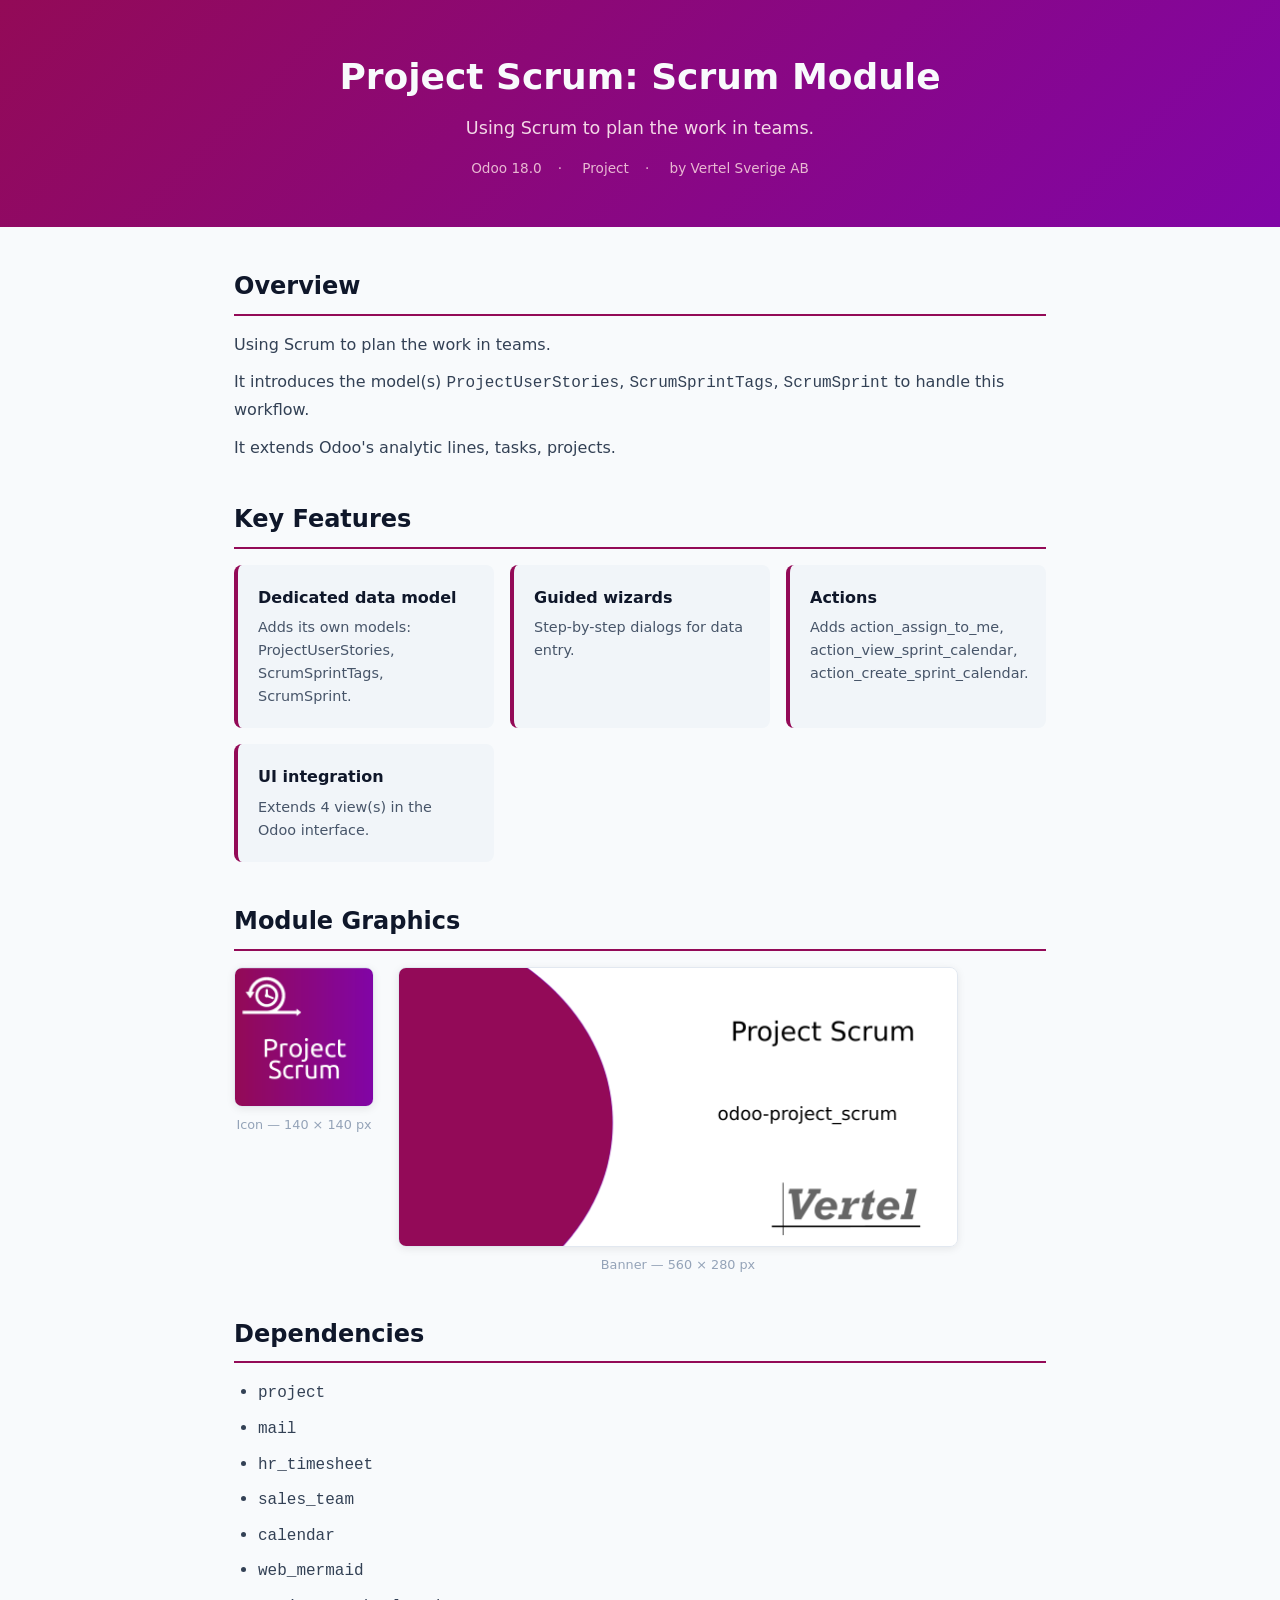
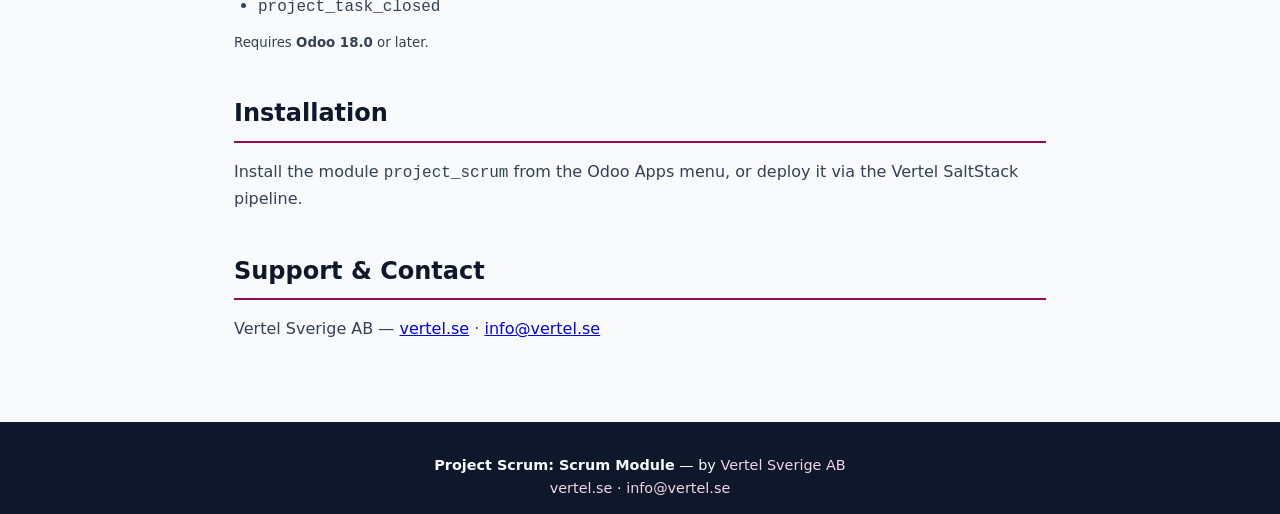
<file: project_scrum/static/description/index.html>
<!DOCTYPE html>
<html lang="en">
<head>
  <meta charset="UTF-8">
  <meta name="viewport" content="width=device-width, initial-scale=1.0">
  <title>Project Scrum: Scrum Module &mdash; Vertel for Odoo</title>
  <style>
    :root { --navy:#0F172A; --darkBg:#1E293B; --white:#F8FAFC; --gray:#94A3B8;
             --lightGray:#E2E8F0; --brand:#930a57; --brand2:#8105a7; }
    * { margin:0; padding:0; box-sizing:border-box; }
    body { font-family:Inter,system-ui,-apple-system,sans-serif; color:var(--darkBg);
            background:var(--white); line-height:1.6; }
    .hero { background:linear-gradient(135deg,var(--brand),var(--brand2)); color:var(--white);
             padding:48px 32px; text-align:center; }
    .hero h1 { font-size:2.25rem; font-weight:800; margin-bottom:8px; }
    .hero .subtitle { font-size:1.1rem; color:#f3d7e6; }
    .hero .meta { margin-top:16px; font-size:0.85rem; color:#e8b8d2; }
    .hero .meta span { margin:0 8px; }
    .container { max-width:860px; margin:0 auto; padding:40px 24px; }
    section { margin-bottom:40px; }
    section h2 { font-size:1.5rem; font-weight:700; color:var(--navy);
                  margin-bottom:16px; padding-bottom:8px; border-bottom:2px solid var(--brand); }
    section p, section li { font-size:1rem; color:#334155; }
    section p { margin-bottom:12px; }
    section ul { padding-left:24px; }
    section li { margin-bottom:8px; }
    .feature-grid { display:grid; grid-template-columns:repeat(auto-fit,minmax(240px,1fr));
                     gap:16px; margin-top:16px; }
    .feature-card { background:#F1F5F9; border-radius:8px; padding:20px;
                     border-left:4px solid var(--brand); }
    .feature-card h4 { font-size:1rem; font-weight:600; color:var(--navy); margin-bottom:6px; }
    .feature-card p { font-size:0.9rem; color:#475569; margin:0; }
    .screenshots { display:flex; flex-wrap:wrap; gap:24px; align-items:flex-start; }
    .screenshots figure { margin:0; text-align:center; }
    .screenshots img { display:block; border-radius:8px;
                        box-shadow:0 2px 8px rgba(0,0,0,0.08);
                        border:1px solid var(--lightGray); }
    .screenshots figcaption { margin-top:8px; font-size:0.8rem; color:var(--gray); }
    footer { background:var(--navy); color:var(--white); text-align:center;
              padding:32px 24px; font-size:0.9rem; }
    footer a { color:#f3d7e6; text-decoration:none; }
  </style>
</head>
<body>
<div class="hero">
  <h1>Project Scrum: Scrum Module</h1>
  <p class="subtitle">Using Scrum to plan the work in teams.</p>
  <div class="meta">
    <span>Odoo 18.0</span><span>&middot;</span>
    <span>Project</span><span>&middot;</span>
    <span>by Vertel Sverige AB</span>
  </div>
</div>
<div class="container">
  <section id="overview">
    <h2>Overview</h2>
    <p>Using Scrum to plan the work in teams.</p>
    <p>It introduces the model(s) <code>ProjectUserStories</code>, <code>ScrumSprintTags</code>, <code>ScrumSprint</code> to handle this workflow.</p>
    <p>It extends Odoo's analytic lines, tasks, projects.</p>
  </section>
  <section id="features">
    <h2>Key Features</h2>
    <div class="feature-grid">
      <div class="feature-card"><h4>Dedicated data model</h4><p>Adds its own models: ProjectUserStories, ScrumSprintTags, ScrumSprint.</p></div>
      <div class="feature-card"><h4>Guided wizards</h4><p>Step-by-step dialogs for data entry.</p></div>
      <div class="feature-card"><h4>Actions</h4><p>Adds action_assign_to_me, action_view_sprint_calendar, action_create_sprint_calendar.</p></div>
      <div class="feature-card"><h4>UI integration</h4><p>Extends 4 view(s) in the Odoo interface.</p></div>
    </div>
  </section>
  <section id="screenshots">
    <h2>Module Graphics</h2>
    <div class="screenshots">
      <figure>
        <img src="icon.png" alt="Project Scrum: Scrum Module icon" width="140" height="140">
        <figcaption>Icon &mdash; 140 &times; 140 px</figcaption>
      </figure>
      <figure>
        <img src="banner.png" alt="Project Scrum: Scrum Module banner" width="560" height="280">
        <figcaption>Banner &mdash; 560 &times; 280 px</figcaption>
      </figure>
    </div>
  </section>
  <section id="dependencies">
    <h2>Dependencies</h2>
    <ul><li><code>project</code></li><li><code>mail</code></li><li><code>hr_timesheet</code></li><li><code>sales_team</code></li><li><code>calendar</code></li><li><code>web_mermaid</code></li><li><code>project_task_closed</code></li></ul>
    <p><small>Requires <strong>Odoo 18.0</strong> or later.</small></p>
  </section>
  <section id="installation">
    <h2>Installation</h2>
    <p>Install the module <code>project_scrum</code> from the Odoo Apps menu,
       or deploy it via the Vertel SaltStack pipeline.</p>
  </section>
  <section id="support">
    <h2>Support &amp; Contact</h2>
    <p>Vertel Sverige AB &mdash; <a href="https://vertel.se">vertel.se</a> &middot;
       <a href="mailto:info@vertel.se">info@vertel.se</a></p>
  </section>
</div>
<footer>
  <p><strong>Project Scrum: Scrum Module</strong> &mdash; by <a href="https://vertel.se">Vertel Sverige AB</a></p>
  <p><a href="https://vertel.se">vertel.se</a> &middot;
     <a href="mailto:info@vertel.se">info@vertel.se</a></p>
</footer>
</body>
</html>
</file>
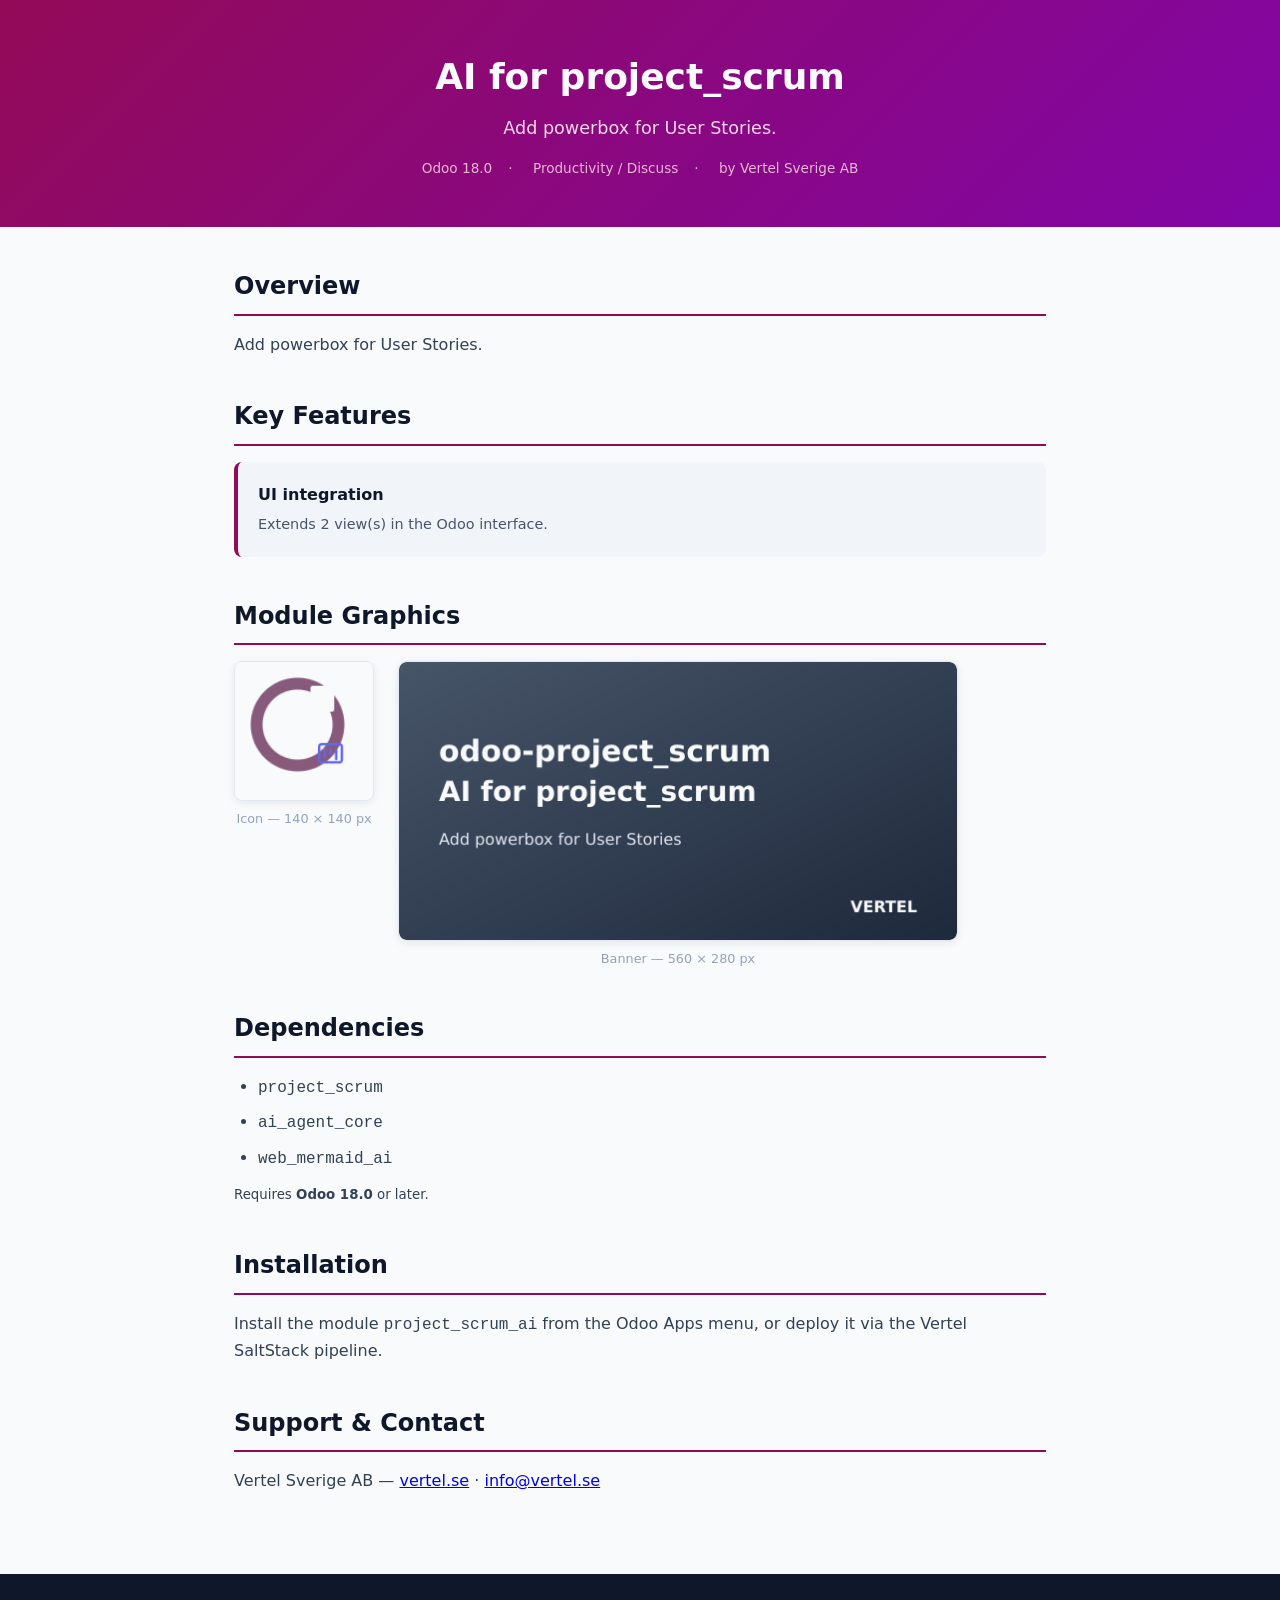
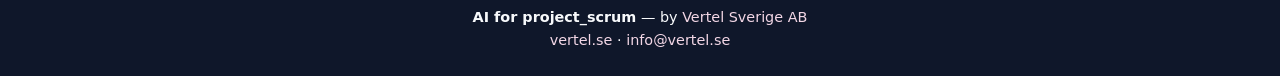
<file: project_scrum_ai/static/description/index.html>
<!DOCTYPE html>
<html lang="en">
<head>
  <meta charset="UTF-8">
  <meta name="viewport" content="width=device-width, initial-scale=1.0">
  <title>AI for project_scrum &mdash; Vertel for Odoo</title>
  <style>
    :root { --navy:#0F172A; --darkBg:#1E293B; --white:#F8FAFC; --gray:#94A3B8;
             --lightGray:#E2E8F0; --brand:#930a57; --brand2:#8105a7; }
    * { margin:0; padding:0; box-sizing:border-box; }
    body { font-family:Inter,system-ui,-apple-system,sans-serif; color:var(--darkBg);
            background:var(--white); line-height:1.6; }
    .hero { background:linear-gradient(135deg,var(--brand),var(--brand2)); color:var(--white);
             padding:48px 32px; text-align:center; }
    .hero h1 { font-size:2.25rem; font-weight:800; margin-bottom:8px; }
    .hero .subtitle { font-size:1.1rem; color:#f3d7e6; }
    .hero .meta { margin-top:16px; font-size:0.85rem; color:#e8b8d2; }
    .hero .meta span { margin:0 8px; }
    .container { max-width:860px; margin:0 auto; padding:40px 24px; }
    section { margin-bottom:40px; }
    section h2 { font-size:1.5rem; font-weight:700; color:var(--navy);
                  margin-bottom:16px; padding-bottom:8px; border-bottom:2px solid var(--brand); }
    section p, section li { font-size:1rem; color:#334155; }
    section p { margin-bottom:12px; }
    section ul { padding-left:24px; }
    section li { margin-bottom:8px; }
    .feature-grid { display:grid; grid-template-columns:repeat(auto-fit,minmax(240px,1fr));
                     gap:16px; margin-top:16px; }
    .feature-card { background:#F1F5F9; border-radius:8px; padding:20px;
                     border-left:4px solid var(--brand); }
    .feature-card h4 { font-size:1rem; font-weight:600; color:var(--navy); margin-bottom:6px; }
    .feature-card p { font-size:0.9rem; color:#475569; margin:0; }
    .screenshots { display:flex; flex-wrap:wrap; gap:24px; align-items:flex-start; }
    .screenshots figure { margin:0; text-align:center; }
    .screenshots img { display:block; border-radius:8px;
                        box-shadow:0 2px 8px rgba(0,0,0,0.08);
                        border:1px solid var(--lightGray); }
    .screenshots figcaption { margin-top:8px; font-size:0.8rem; color:var(--gray); }
    footer { background:var(--navy); color:var(--white); text-align:center;
              padding:32px 24px; font-size:0.9rem; }
    footer a { color:#f3d7e6; text-decoration:none; }
  </style>
</head>
<body>
<div class="hero">
  <h1>AI for project_scrum</h1>
  <p class="subtitle">Add powerbox for User Stories.</p>
  <div class="meta">
    <span>Odoo 18.0</span><span>&middot;</span>
    <span>Productivity / Discuss</span><span>&middot;</span>
    <span>by Vertel Sverige AB</span>
  </div>
</div>
<div class="container">
  <section id="overview">
    <h2>Overview</h2>
    <p>Add powerbox for User Stories.</p>
  </section>
  <section id="features">
    <h2>Key Features</h2>
    <div class="feature-grid">
      <div class="feature-card"><h4>UI integration</h4><p>Extends 2 view(s) in the Odoo interface.</p></div>
    </div>
  </section>
  <section id="screenshots">
    <h2>Module Graphics</h2>
    <div class="screenshots">
      <figure>
        <img src="icon.png" alt="AI for project_scrum icon" width="140" height="140">
        <figcaption>Icon &mdash; 140 &times; 140 px</figcaption>
      </figure>
      <figure>
        <img src="banner.png" alt="AI for project_scrum banner" width="560" height="280">
        <figcaption>Banner &mdash; 560 &times; 280 px</figcaption>
      </figure>
    </div>
  </section>
  <section id="dependencies">
    <h2>Dependencies</h2>
    <ul><li><code>project_scrum</code></li><li><code>ai_agent_core</code></li><li><code>web_mermaid_ai</code></li></ul>
    <p><small>Requires <strong>Odoo 18.0</strong> or later.</small></p>
  </section>
  <section id="installation">
    <h2>Installation</h2>
    <p>Install the module <code>project_scrum_ai</code> from the Odoo Apps menu,
       or deploy it via the Vertel SaltStack pipeline.</p>
  </section>
  <section id="support">
    <h2>Support &amp; Contact</h2>
    <p>Vertel Sverige AB &mdash; <a href="https://vertel.se">vertel.se</a> &middot;
       <a href="mailto:info@vertel.se">info@vertel.se</a></p>
  </section>
</div>
<footer>
  <p><strong>AI for project_scrum</strong> &mdash; by <a href="https://vertel.se">Vertel Sverige AB</a></p>
  <p><a href="https://vertel.se">vertel.se</a> &middot;
     <a href="mailto:info@vertel.se">info@vertel.se</a></p>
</footer>
</body>
</html>
</file>
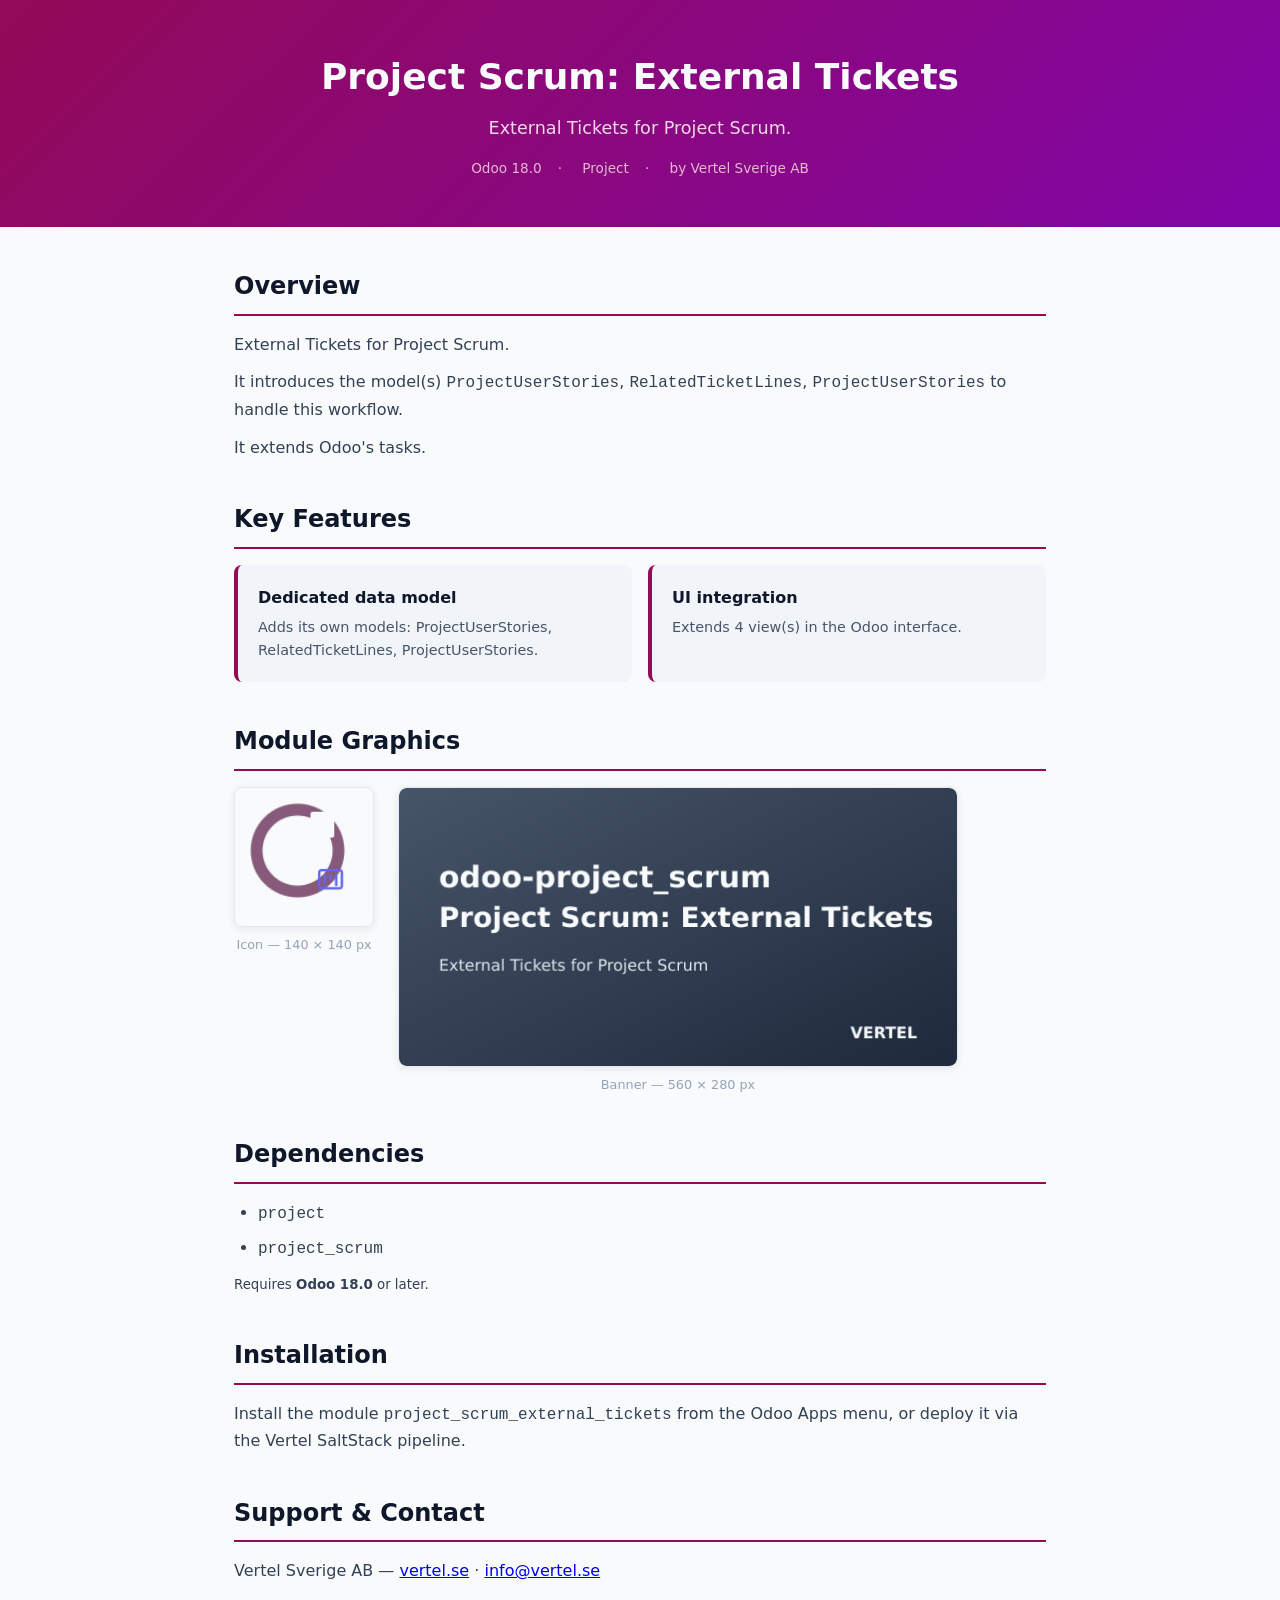
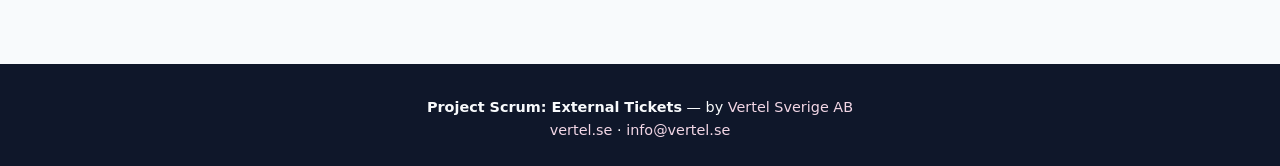
<file: project_scrum_external_tickets/static/description/index.html>
<!DOCTYPE html>
<html lang="en">
<head>
  <meta charset="UTF-8">
  <meta name="viewport" content="width=device-width, initial-scale=1.0">
  <title>Project Scrum: External Tickets &mdash; Vertel for Odoo</title>
  <style>
    :root { --navy:#0F172A; --darkBg:#1E293B; --white:#F8FAFC; --gray:#94A3B8;
             --lightGray:#E2E8F0; --brand:#930a57; --brand2:#8105a7; }
    * { margin:0; padding:0; box-sizing:border-box; }
    body { font-family:Inter,system-ui,-apple-system,sans-serif; color:var(--darkBg);
            background:var(--white); line-height:1.6; }
    .hero { background:linear-gradient(135deg,var(--brand),var(--brand2)); color:var(--white);
             padding:48px 32px; text-align:center; }
    .hero h1 { font-size:2.25rem; font-weight:800; margin-bottom:8px; }
    .hero .subtitle { font-size:1.1rem; color:#f3d7e6; }
    .hero .meta { margin-top:16px; font-size:0.85rem; color:#e8b8d2; }
    .hero .meta span { margin:0 8px; }
    .container { max-width:860px; margin:0 auto; padding:40px 24px; }
    section { margin-bottom:40px; }
    section h2 { font-size:1.5rem; font-weight:700; color:var(--navy);
                  margin-bottom:16px; padding-bottom:8px; border-bottom:2px solid var(--brand); }
    section p, section li { font-size:1rem; color:#334155; }
    section p { margin-bottom:12px; }
    section ul { padding-left:24px; }
    section li { margin-bottom:8px; }
    .feature-grid { display:grid; grid-template-columns:repeat(auto-fit,minmax(240px,1fr));
                     gap:16px; margin-top:16px; }
    .feature-card { background:#F1F5F9; border-radius:8px; padding:20px;
                     border-left:4px solid var(--brand); }
    .feature-card h4 { font-size:1rem; font-weight:600; color:var(--navy); margin-bottom:6px; }
    .feature-card p { font-size:0.9rem; color:#475569; margin:0; }
    .screenshots { display:flex; flex-wrap:wrap; gap:24px; align-items:flex-start; }
    .screenshots figure { margin:0; text-align:center; }
    .screenshots img { display:block; border-radius:8px;
                        box-shadow:0 2px 8px rgba(0,0,0,0.08);
                        border:1px solid var(--lightGray); }
    .screenshots figcaption { margin-top:8px; font-size:0.8rem; color:var(--gray); }
    footer { background:var(--navy); color:var(--white); text-align:center;
              padding:32px 24px; font-size:0.9rem; }
    footer a { color:#f3d7e6; text-decoration:none; }
  </style>
</head>
<body>
<div class="hero">
  <h1>Project Scrum: External Tickets</h1>
  <p class="subtitle">External Tickets for Project Scrum.</p>
  <div class="meta">
    <span>Odoo 18.0</span><span>&middot;</span>
    <span>Project</span><span>&middot;</span>
    <span>by Vertel Sverige AB</span>
  </div>
</div>
<div class="container">
  <section id="overview">
    <h2>Overview</h2>
    <p>External Tickets for Project Scrum.</p>
    <p>It introduces the model(s) <code>ProjectUserStories</code>, <code>RelatedTicketLines</code>, <code>ProjectUserStories</code> to handle this workflow.</p>
    <p>It extends Odoo's tasks.</p>
  </section>
  <section id="features">
    <h2>Key Features</h2>
    <div class="feature-grid">
      <div class="feature-card"><h4>Dedicated data model</h4><p>Adds its own models: ProjectUserStories, RelatedTicketLines, ProjectUserStories.</p></div>
      <div class="feature-card"><h4>UI integration</h4><p>Extends 4 view(s) in the Odoo interface.</p></div>
    </div>
  </section>
  <section id="screenshots">
    <h2>Module Graphics</h2>
    <div class="screenshots">
      <figure>
        <img src="icon.png" alt="Project Scrum: External Tickets icon" width="140" height="140">
        <figcaption>Icon &mdash; 140 &times; 140 px</figcaption>
      </figure>
      <figure>
        <img src="banner.png" alt="Project Scrum: External Tickets banner" width="560" height="280">
        <figcaption>Banner &mdash; 560 &times; 280 px</figcaption>
      </figure>
    </div>
  </section>
  <section id="dependencies">
    <h2>Dependencies</h2>
    <ul><li><code>project</code></li><li><code>project_scrum</code></li></ul>
    <p><small>Requires <strong>Odoo 18.0</strong> or later.</small></p>
  </section>
  <section id="installation">
    <h2>Installation</h2>
    <p>Install the module <code>project_scrum_external_tickets</code> from the Odoo Apps menu,
       or deploy it via the Vertel SaltStack pipeline.</p>
  </section>
  <section id="support">
    <h2>Support &amp; Contact</h2>
    <p>Vertel Sverige AB &mdash; <a href="https://vertel.se">vertel.se</a> &middot;
       <a href="mailto:info@vertel.se">info@vertel.se</a></p>
  </section>
</div>
<footer>
  <p><strong>Project Scrum: External Tickets</strong> &mdash; by <a href="https://vertel.se">Vertel Sverige AB</a></p>
  <p><a href="https://vertel.se">vertel.se</a> &middot;
     <a href="mailto:info@vertel.se">info@vertel.se</a></p>
</footer>
</body>
</html>
</file>
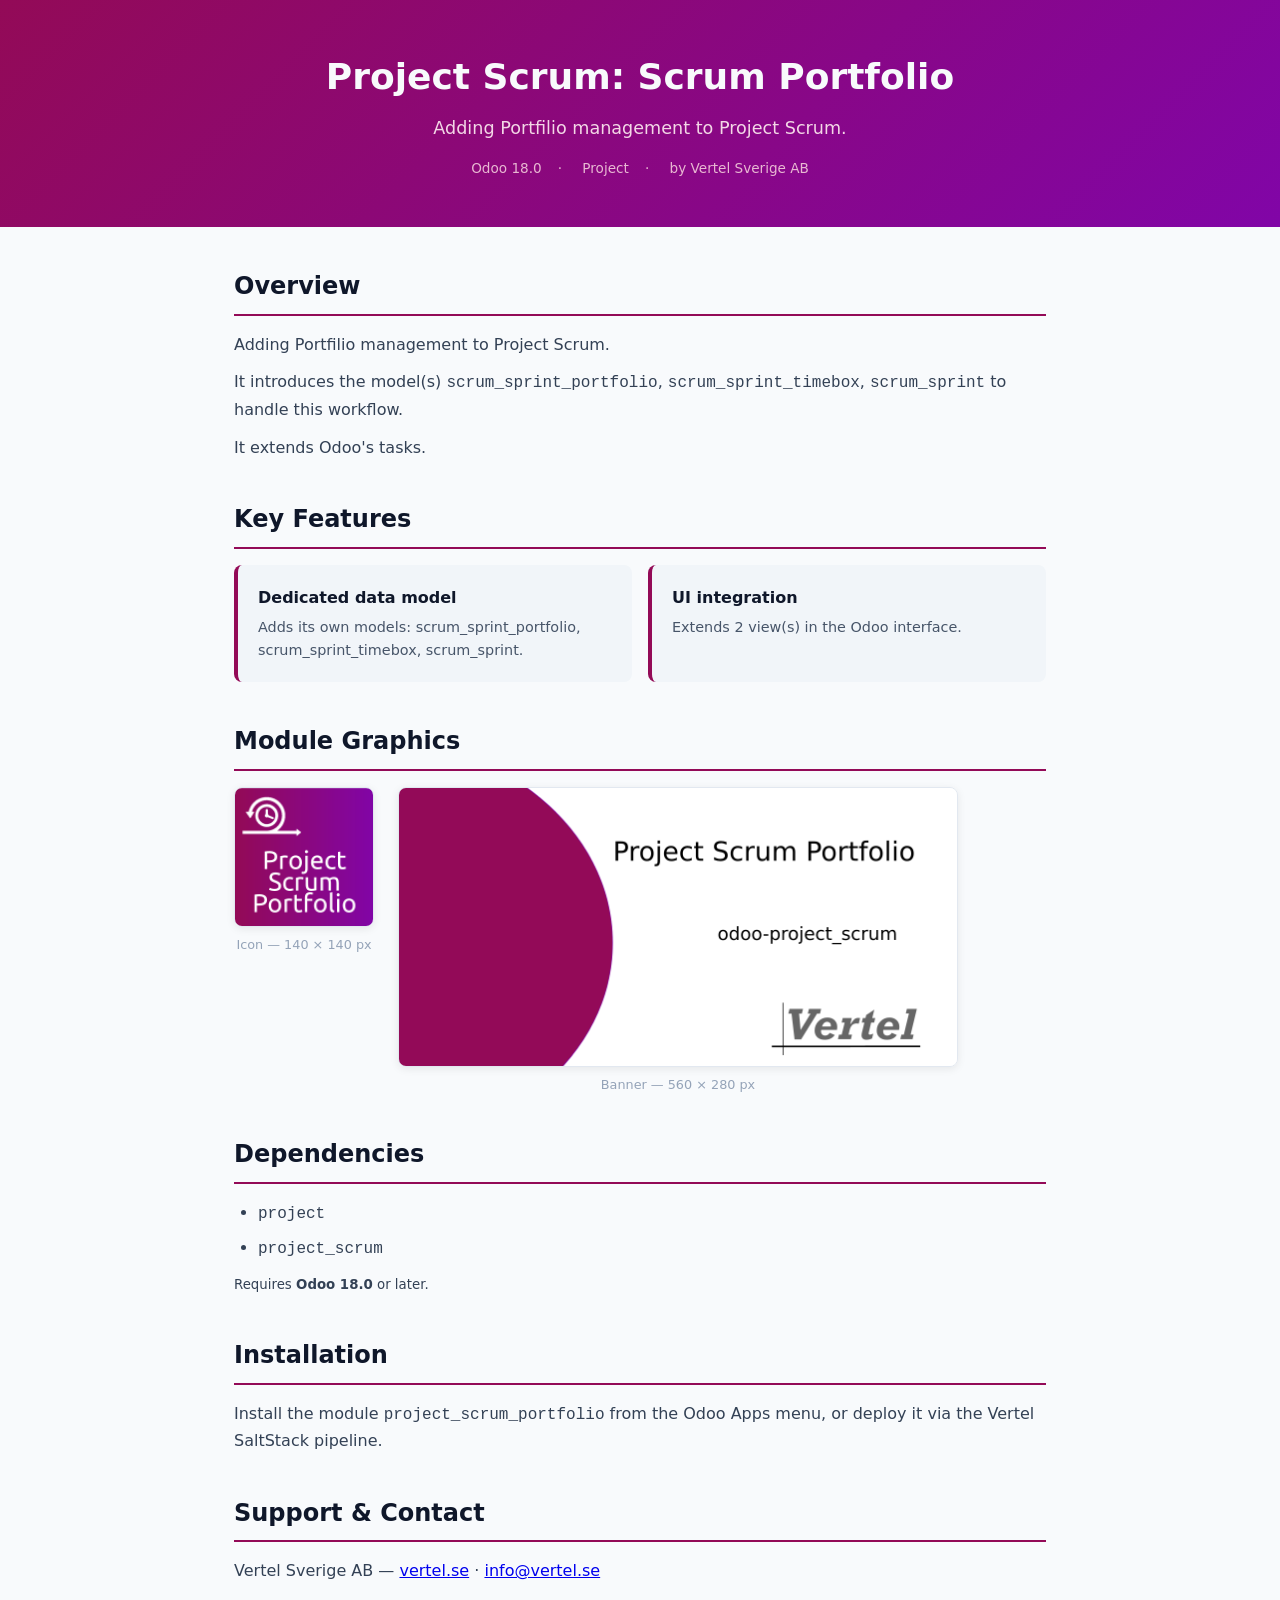
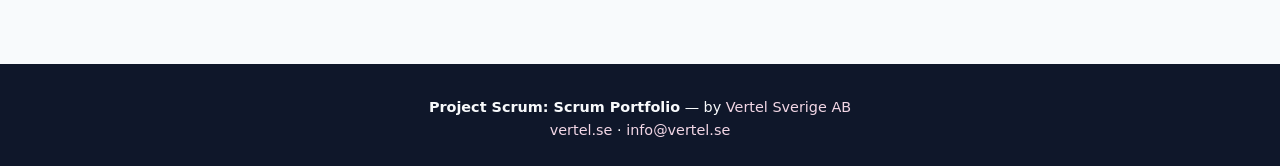
<file: project_scrum_portfolio/static/description/index.html>
<!DOCTYPE html>
<html lang="en">
<head>
  <meta charset="UTF-8">
  <meta name="viewport" content="width=device-width, initial-scale=1.0">
  <title>Project Scrum: Scrum Portfolio &mdash; Vertel for Odoo</title>
  <style>
    :root { --navy:#0F172A; --darkBg:#1E293B; --white:#F8FAFC; --gray:#94A3B8;
             --lightGray:#E2E8F0; --brand:#930a57; --brand2:#8105a7; }
    * { margin:0; padding:0; box-sizing:border-box; }
    body { font-family:Inter,system-ui,-apple-system,sans-serif; color:var(--darkBg);
            background:var(--white); line-height:1.6; }
    .hero { background:linear-gradient(135deg,var(--brand),var(--brand2)); color:var(--white);
             padding:48px 32px; text-align:center; }
    .hero h1 { font-size:2.25rem; font-weight:800; margin-bottom:8px; }
    .hero .subtitle { font-size:1.1rem; color:#f3d7e6; }
    .hero .meta { margin-top:16px; font-size:0.85rem; color:#e8b8d2; }
    .hero .meta span { margin:0 8px; }
    .container { max-width:860px; margin:0 auto; padding:40px 24px; }
    section { margin-bottom:40px; }
    section h2 { font-size:1.5rem; font-weight:700; color:var(--navy);
                  margin-bottom:16px; padding-bottom:8px; border-bottom:2px solid var(--brand); }
    section p, section li { font-size:1rem; color:#334155; }
    section p { margin-bottom:12px; }
    section ul { padding-left:24px; }
    section li { margin-bottom:8px; }
    .feature-grid { display:grid; grid-template-columns:repeat(auto-fit,minmax(240px,1fr));
                     gap:16px; margin-top:16px; }
    .feature-card { background:#F1F5F9; border-radius:8px; padding:20px;
                     border-left:4px solid var(--brand); }
    .feature-card h4 { font-size:1rem; font-weight:600; color:var(--navy); margin-bottom:6px; }
    .feature-card p { font-size:0.9rem; color:#475569; margin:0; }
    .screenshots { display:flex; flex-wrap:wrap; gap:24px; align-items:flex-start; }
    .screenshots figure { margin:0; text-align:center; }
    .screenshots img { display:block; border-radius:8px;
                        box-shadow:0 2px 8px rgba(0,0,0,0.08);
                        border:1px solid var(--lightGray); }
    .screenshots figcaption { margin-top:8px; font-size:0.8rem; color:var(--gray); }
    footer { background:var(--navy); color:var(--white); text-align:center;
              padding:32px 24px; font-size:0.9rem; }
    footer a { color:#f3d7e6; text-decoration:none; }
  </style>
</head>
<body>
<div class="hero">
  <h1>Project Scrum: Scrum Portfolio</h1>
  <p class="subtitle">Adding Portfilio management to Project Scrum.</p>
  <div class="meta">
    <span>Odoo 18.0</span><span>&middot;</span>
    <span>Project</span><span>&middot;</span>
    <span>by Vertel Sverige AB</span>
  </div>
</div>
<div class="container">
  <section id="overview">
    <h2>Overview</h2>
    <p>Adding Portfilio management to Project Scrum.</p>
    <p>It introduces the model(s) <code>scrum_sprint_portfolio</code>, <code>scrum_sprint_timebox</code>, <code>scrum_sprint</code> to handle this workflow.</p>
    <p>It extends Odoo's tasks.</p>
  </section>
  <section id="features">
    <h2>Key Features</h2>
    <div class="feature-grid">
      <div class="feature-card"><h4>Dedicated data model</h4><p>Adds its own models: scrum_sprint_portfolio, scrum_sprint_timebox, scrum_sprint.</p></div>
      <div class="feature-card"><h4>UI integration</h4><p>Extends 2 view(s) in the Odoo interface.</p></div>
    </div>
  </section>
  <section id="screenshots">
    <h2>Module Graphics</h2>
    <div class="screenshots">
      <figure>
        <img src="icon.png" alt="Project Scrum: Scrum Portfolio icon" width="140" height="140">
        <figcaption>Icon &mdash; 140 &times; 140 px</figcaption>
      </figure>
      <figure>
        <img src="banner.png" alt="Project Scrum: Scrum Portfolio banner" width="560" height="280">
        <figcaption>Banner &mdash; 560 &times; 280 px</figcaption>
      </figure>
    </div>
  </section>
  <section id="dependencies">
    <h2>Dependencies</h2>
    <ul><li><code>project</code></li><li><code>project_scrum</code></li></ul>
    <p><small>Requires <strong>Odoo 18.0</strong> or later.</small></p>
  </section>
  <section id="installation">
    <h2>Installation</h2>
    <p>Install the module <code>project_scrum_portfolio</code> from the Odoo Apps menu,
       or deploy it via the Vertel SaltStack pipeline.</p>
  </section>
  <section id="support">
    <h2>Support &amp; Contact</h2>
    <p>Vertel Sverige AB &mdash; <a href="https://vertel.se">vertel.se</a> &middot;
       <a href="mailto:info@vertel.se">info@vertel.se</a></p>
  </section>
</div>
<footer>
  <p><strong>Project Scrum: Scrum Portfolio</strong> &mdash; by <a href="https://vertel.se">Vertel Sverige AB</a></p>
  <p><a href="https://vertel.se">vertel.se</a> &middot;
     <a href="mailto:info@vertel.se">info@vertel.se</a></p>
</footer>
</body>
</html>
</file>
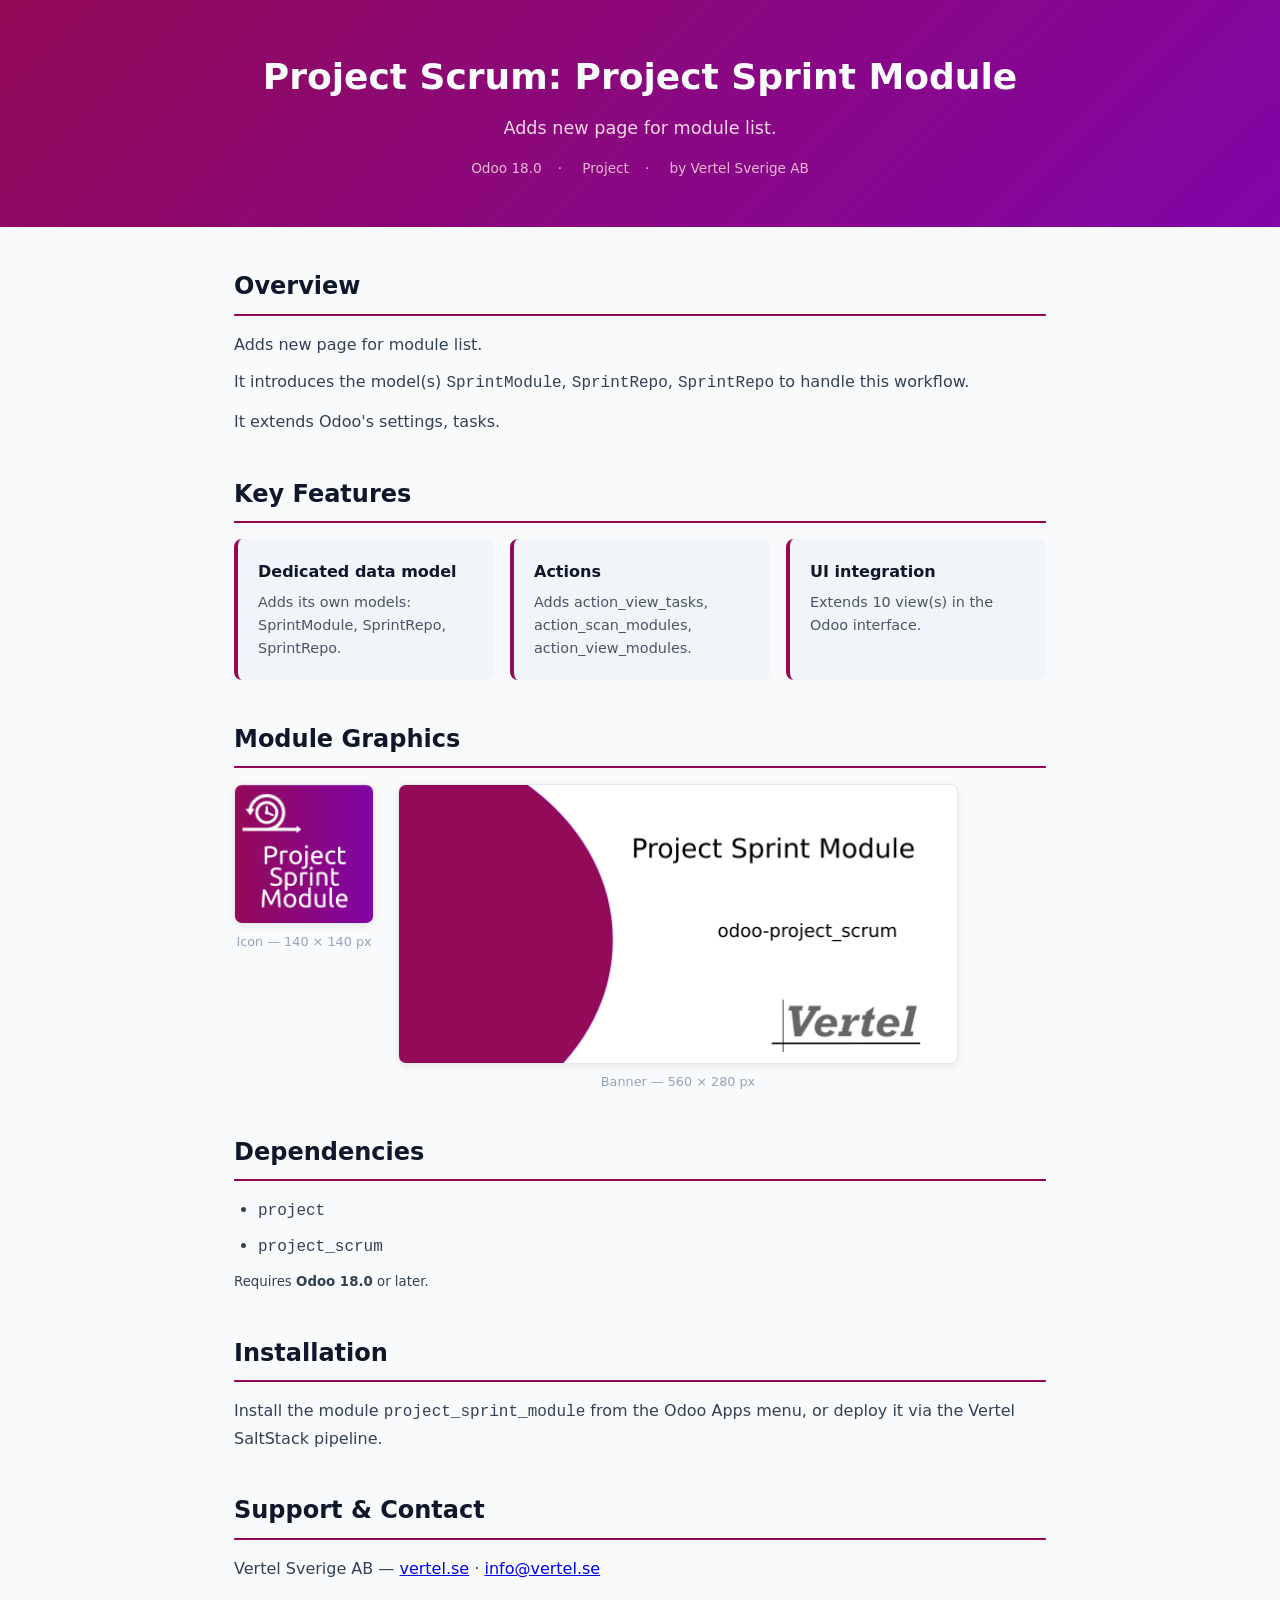
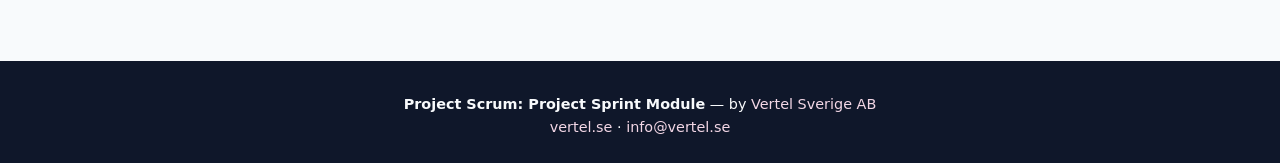
<file: project_sprint_module/static/description/index.html>
<!DOCTYPE html>
<html lang="en">
<head>
  <meta charset="UTF-8">
  <meta name="viewport" content="width=device-width, initial-scale=1.0">
  <title>Project Scrum: Project Sprint Module &mdash; Vertel for Odoo</title>
  <style>
    :root { --navy:#0F172A; --darkBg:#1E293B; --white:#F8FAFC; --gray:#94A3B8;
             --lightGray:#E2E8F0; --brand:#930a57; --brand2:#8105a7; }
    * { margin:0; padding:0; box-sizing:border-box; }
    body { font-family:Inter,system-ui,-apple-system,sans-serif; color:var(--darkBg);
            background:var(--white); line-height:1.6; }
    .hero { background:linear-gradient(135deg,var(--brand),var(--brand2)); color:var(--white);
             padding:48px 32px; text-align:center; }
    .hero h1 { font-size:2.25rem; font-weight:800; margin-bottom:8px; }
    .hero .subtitle { font-size:1.1rem; color:#f3d7e6; }
    .hero .meta { margin-top:16px; font-size:0.85rem; color:#e8b8d2; }
    .hero .meta span { margin:0 8px; }
    .container { max-width:860px; margin:0 auto; padding:40px 24px; }
    section { margin-bottom:40px; }
    section h2 { font-size:1.5rem; font-weight:700; color:var(--navy);
                  margin-bottom:16px; padding-bottom:8px; border-bottom:2px solid var(--brand); }
    section p, section li { font-size:1rem; color:#334155; }
    section p { margin-bottom:12px; }
    section ul { padding-left:24px; }
    section li { margin-bottom:8px; }
    .feature-grid { display:grid; grid-template-columns:repeat(auto-fit,minmax(240px,1fr));
                     gap:16px; margin-top:16px; }
    .feature-card { background:#F1F5F9; border-radius:8px; padding:20px;
                     border-left:4px solid var(--brand); }
    .feature-card h4 { font-size:1rem; font-weight:600; color:var(--navy); margin-bottom:6px; }
    .feature-card p { font-size:0.9rem; color:#475569; margin:0; }
    .screenshots { display:flex; flex-wrap:wrap; gap:24px; align-items:flex-start; }
    .screenshots figure { margin:0; text-align:center; }
    .screenshots img { display:block; border-radius:8px;
                        box-shadow:0 2px 8px rgba(0,0,0,0.08);
                        border:1px solid var(--lightGray); }
    .screenshots figcaption { margin-top:8px; font-size:0.8rem; color:var(--gray); }
    footer { background:var(--navy); color:var(--white); text-align:center;
              padding:32px 24px; font-size:0.9rem; }
    footer a { color:#f3d7e6; text-decoration:none; }
  </style>
</head>
<body>
<div class="hero">
  <h1>Project Scrum: Project Sprint Module</h1>
  <p class="subtitle">Adds new page for module list.</p>
  <div class="meta">
    <span>Odoo 18.0</span><span>&middot;</span>
    <span>Project</span><span>&middot;</span>
    <span>by Vertel Sverige AB</span>
  </div>
</div>
<div class="container">
  <section id="overview">
    <h2>Overview</h2>
    <p>Adds new page for module list.</p>
    <p>It introduces the model(s) <code>SprintModule</code>, <code>SprintRepo</code>, <code>SprintRepo</code> to handle this workflow.</p>
    <p>It extends Odoo's settings, tasks.</p>
  </section>
  <section id="features">
    <h2>Key Features</h2>
    <div class="feature-grid">
      <div class="feature-card"><h4>Dedicated data model</h4><p>Adds its own models: SprintModule, SprintRepo, SprintRepo.</p></div>
      <div class="feature-card"><h4>Actions</h4><p>Adds action_view_tasks, action_scan_modules, action_view_modules.</p></div>
      <div class="feature-card"><h4>UI integration</h4><p>Extends 10 view(s) in the Odoo interface.</p></div>
    </div>
  </section>
  <section id="screenshots">
    <h2>Module Graphics</h2>
    <div class="screenshots">
      <figure>
        <img src="icon.png" alt="Project Scrum: Project Sprint Module icon" width="140" height="140">
        <figcaption>Icon &mdash; 140 &times; 140 px</figcaption>
      </figure>
      <figure>
        <img src="banner.png" alt="Project Scrum: Project Sprint Module banner" width="560" height="280">
        <figcaption>Banner &mdash; 560 &times; 280 px</figcaption>
      </figure>
    </div>
  </section>
  <section id="dependencies">
    <h2>Dependencies</h2>
    <ul><li><code>project</code></li><li><code>project_scrum</code></li></ul>
    <p><small>Requires <strong>Odoo 18.0</strong> or later.</small></p>
  </section>
  <section id="installation">
    <h2>Installation</h2>
    <p>Install the module <code>project_sprint_module</code> from the Odoo Apps menu,
       or deploy it via the Vertel SaltStack pipeline.</p>
  </section>
  <section id="support">
    <h2>Support &amp; Contact</h2>
    <p>Vertel Sverige AB &mdash; <a href="https://vertel.se">vertel.se</a> &middot;
       <a href="mailto:info@vertel.se">info@vertel.se</a></p>
  </section>
</div>
<footer>
  <p><strong>Project Scrum: Project Sprint Module</strong> &mdash; by <a href="https://vertel.se">Vertel Sverige AB</a></p>
  <p><a href="https://vertel.se">vertel.se</a> &middot;
     <a href="mailto:info@vertel.se">info@vertel.se</a></p>
</footer>
</body>
</html>
</file>
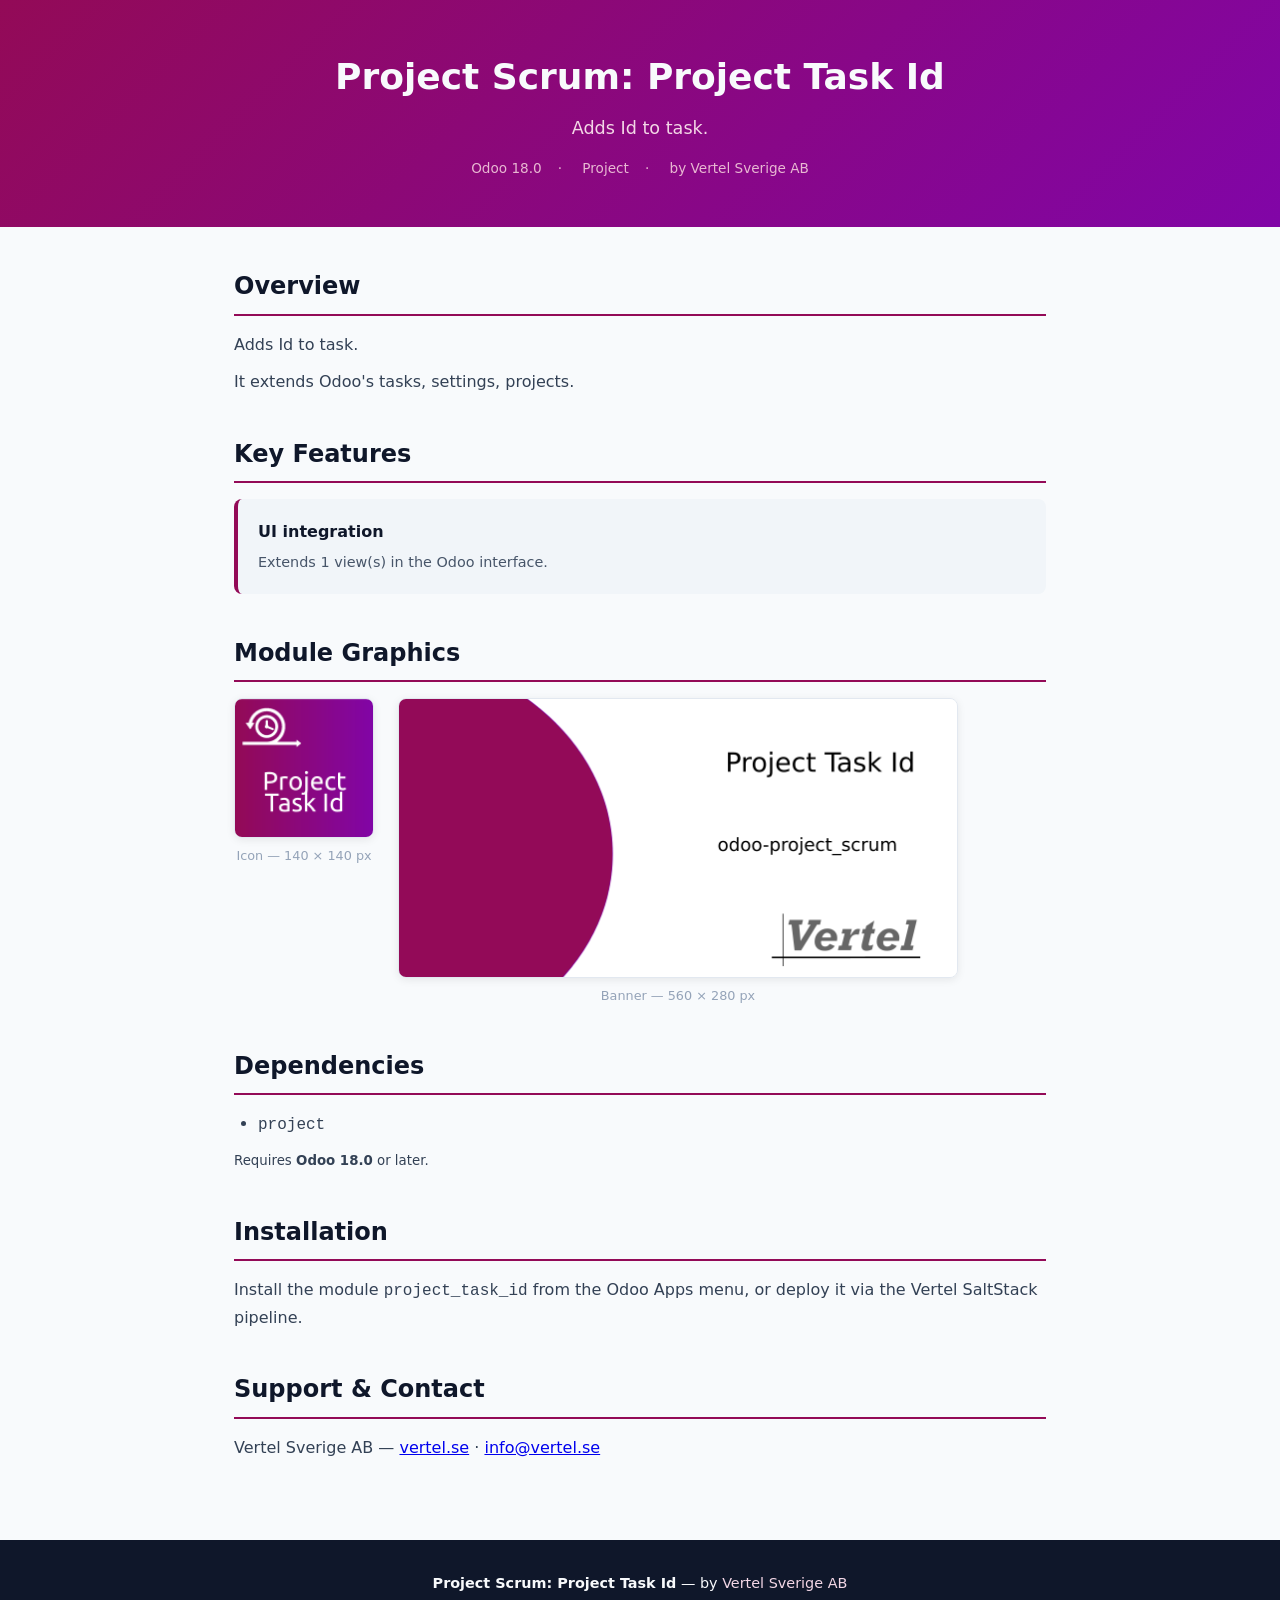
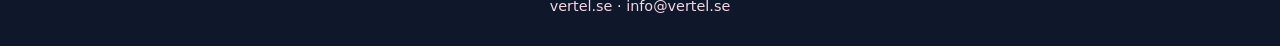
<file: project_task_id/static/description/index.html>
<!DOCTYPE html>
<html lang="en">
<head>
  <meta charset="UTF-8">
  <meta name="viewport" content="width=device-width, initial-scale=1.0">
  <title>Project Scrum: Project Task Id &mdash; Vertel for Odoo</title>
  <style>
    :root { --navy:#0F172A; --darkBg:#1E293B; --white:#F8FAFC; --gray:#94A3B8;
             --lightGray:#E2E8F0; --brand:#930a57; --brand2:#8105a7; }
    * { margin:0; padding:0; box-sizing:border-box; }
    body { font-family:Inter,system-ui,-apple-system,sans-serif; color:var(--darkBg);
            background:var(--white); line-height:1.6; }
    .hero { background:linear-gradient(135deg,var(--brand),var(--brand2)); color:var(--white);
             padding:48px 32px; text-align:center; }
    .hero h1 { font-size:2.25rem; font-weight:800; margin-bottom:8px; }
    .hero .subtitle { font-size:1.1rem; color:#f3d7e6; }
    .hero .meta { margin-top:16px; font-size:0.85rem; color:#e8b8d2; }
    .hero .meta span { margin:0 8px; }
    .container { max-width:860px; margin:0 auto; padding:40px 24px; }
    section { margin-bottom:40px; }
    section h2 { font-size:1.5rem; font-weight:700; color:var(--navy);
                  margin-bottom:16px; padding-bottom:8px; border-bottom:2px solid var(--brand); }
    section p, section li { font-size:1rem; color:#334155; }
    section p { margin-bottom:12px; }
    section ul { padding-left:24px; }
    section li { margin-bottom:8px; }
    .feature-grid { display:grid; grid-template-columns:repeat(auto-fit,minmax(240px,1fr));
                     gap:16px; margin-top:16px; }
    .feature-card { background:#F1F5F9; border-radius:8px; padding:20px;
                     border-left:4px solid var(--brand); }
    .feature-card h4 { font-size:1rem; font-weight:600; color:var(--navy); margin-bottom:6px; }
    .feature-card p { font-size:0.9rem; color:#475569; margin:0; }
    .screenshots { display:flex; flex-wrap:wrap; gap:24px; align-items:flex-start; }
    .screenshots figure { margin:0; text-align:center; }
    .screenshots img { display:block; border-radius:8px;
                        box-shadow:0 2px 8px rgba(0,0,0,0.08);
                        border:1px solid var(--lightGray); }
    .screenshots figcaption { margin-top:8px; font-size:0.8rem; color:var(--gray); }
    footer { background:var(--navy); color:var(--white); text-align:center;
              padding:32px 24px; font-size:0.9rem; }
    footer a { color:#f3d7e6; text-decoration:none; }
  </style>
</head>
<body>
<div class="hero">
  <h1>Project Scrum: Project Task Id</h1>
  <p class="subtitle">Adds Id to task.</p>
  <div class="meta">
    <span>Odoo 18.0</span><span>&middot;</span>
    <span>Project</span><span>&middot;</span>
    <span>by Vertel Sverige AB</span>
  </div>
</div>
<div class="container">
  <section id="overview">
    <h2>Overview</h2>
    <p>Adds Id to task.</p>
    <p>It extends Odoo's tasks, settings, projects.</p>
  </section>
  <section id="features">
    <h2>Key Features</h2>
    <div class="feature-grid">
      <div class="feature-card"><h4>UI integration</h4><p>Extends 1 view(s) in the Odoo interface.</p></div>
    </div>
  </section>
  <section id="screenshots">
    <h2>Module Graphics</h2>
    <div class="screenshots">
      <figure>
        <img src="icon.png" alt="Project Scrum: Project Task Id icon" width="140" height="140">
        <figcaption>Icon &mdash; 140 &times; 140 px</figcaption>
      </figure>
      <figure>
        <img src="banner.png" alt="Project Scrum: Project Task Id banner" width="560" height="280">
        <figcaption>Banner &mdash; 560 &times; 280 px</figcaption>
      </figure>
    </div>
  </section>
  <section id="dependencies">
    <h2>Dependencies</h2>
    <ul><li><code>project</code></li></ul>
    <p><small>Requires <strong>Odoo 18.0</strong> or later.</small></p>
  </section>
  <section id="installation">
    <h2>Installation</h2>
    <p>Install the module <code>project_task_id</code> from the Odoo Apps menu,
       or deploy it via the Vertel SaltStack pipeline.</p>
  </section>
  <section id="support">
    <h2>Support &amp; Contact</h2>
    <p>Vertel Sverige AB &mdash; <a href="https://vertel.se">vertel.se</a> &middot;
       <a href="mailto:info@vertel.se">info@vertel.se</a></p>
  </section>
</div>
<footer>
  <p><strong>Project Scrum: Project Task Id</strong> &mdash; by <a href="https://vertel.se">Vertel Sverige AB</a></p>
  <p><a href="https://vertel.se">vertel.se</a> &middot;
     <a href="mailto:info@vertel.se">info@vertel.se</a></p>
</footer>
</body>
</html>
</file>
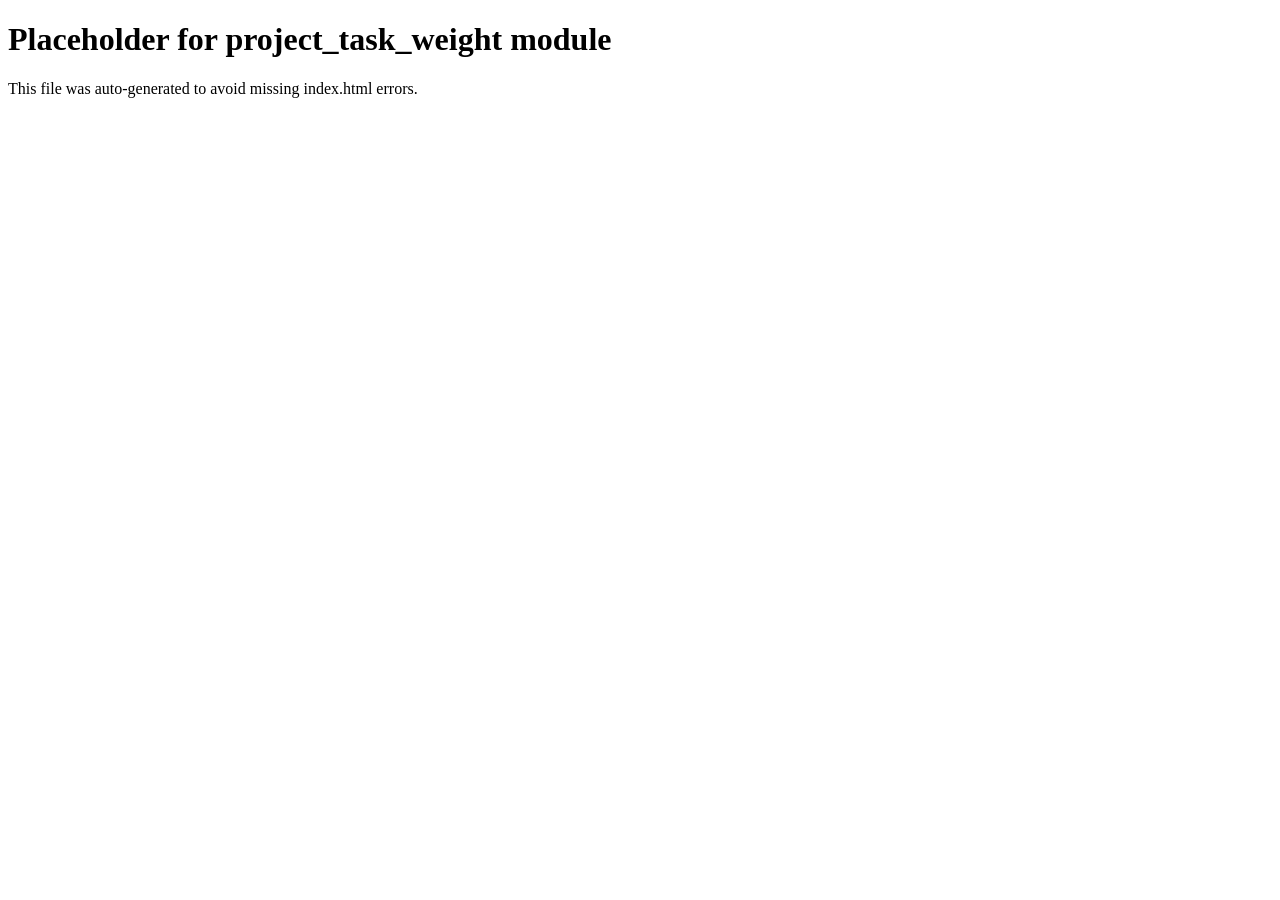
<file: project_task_weight/static/description/index.html>
<!DOCTYPE html>
<html>
<head><title>Module Description</title></head>
<body>
<h1>Placeholder for project_task_weight module</h1>
<p>This file was auto-generated to avoid missing index.html errors.</p>
</body>
</html>
</file>
